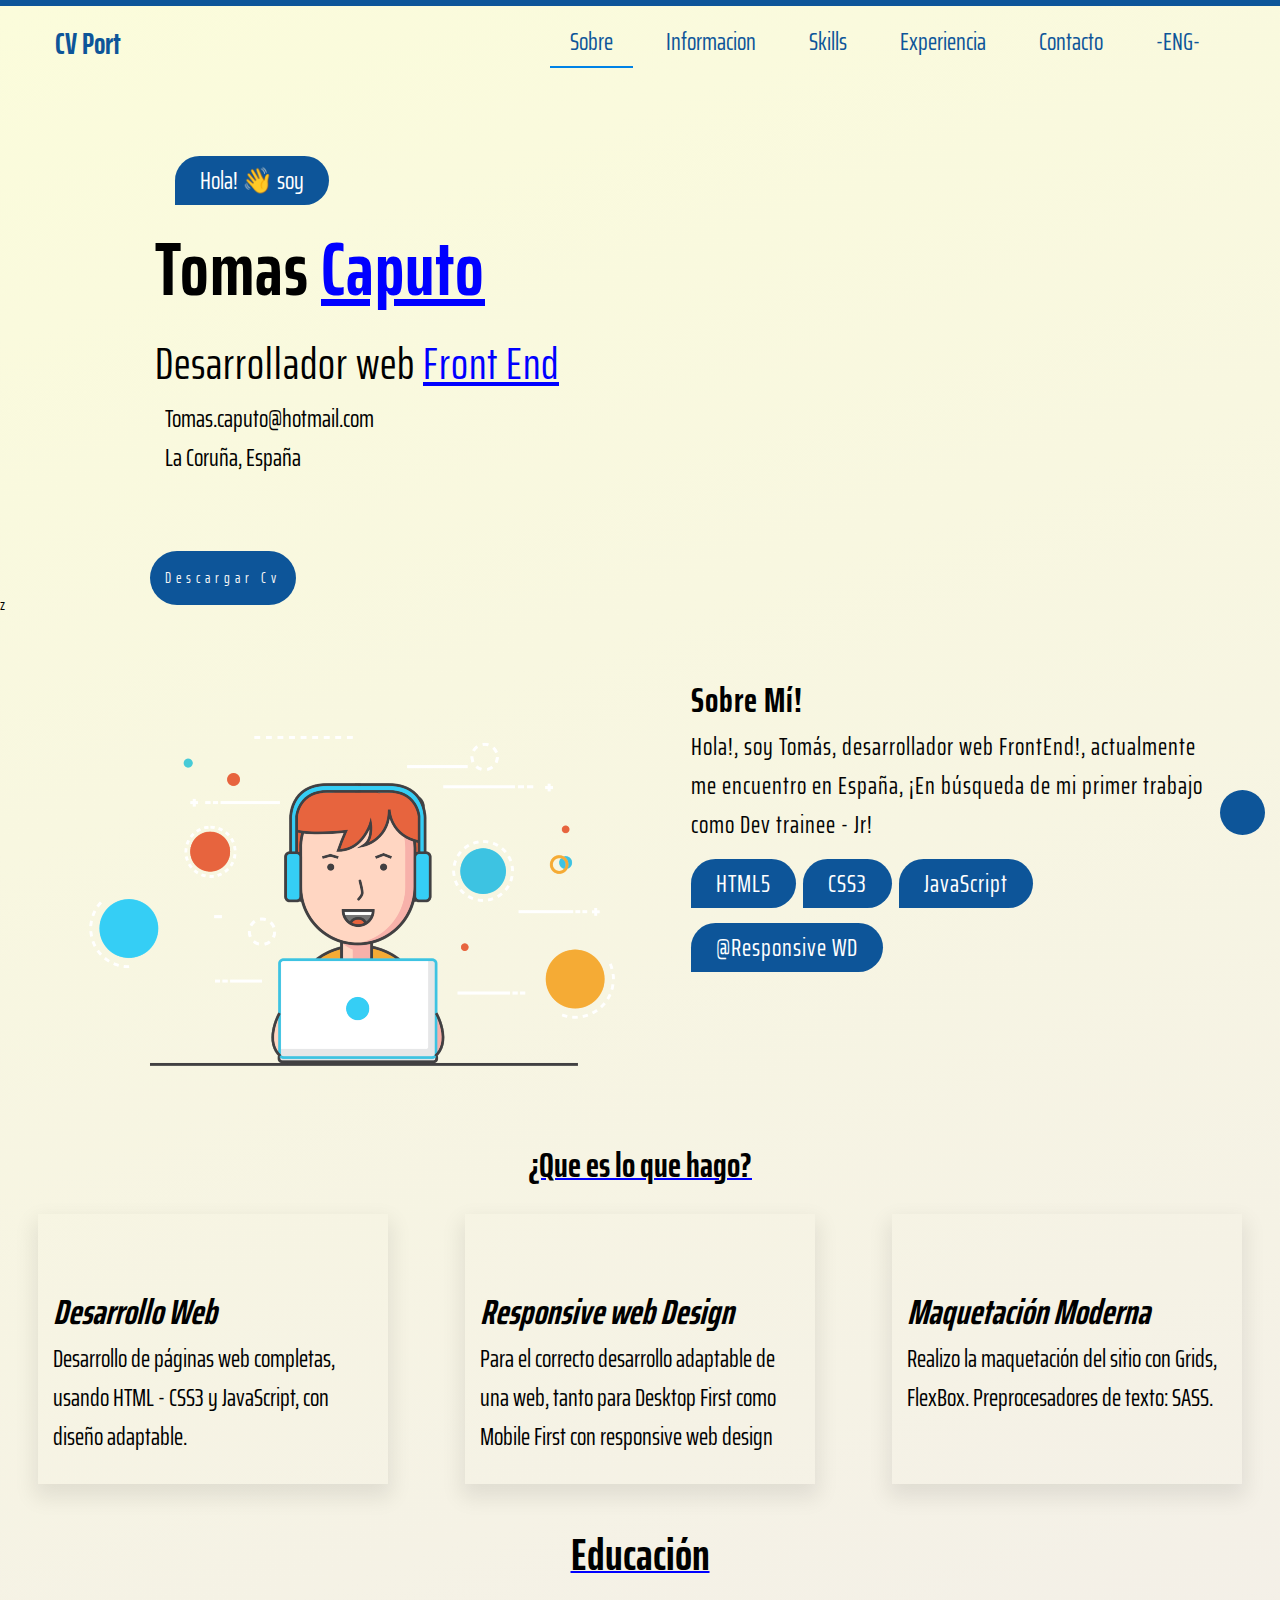
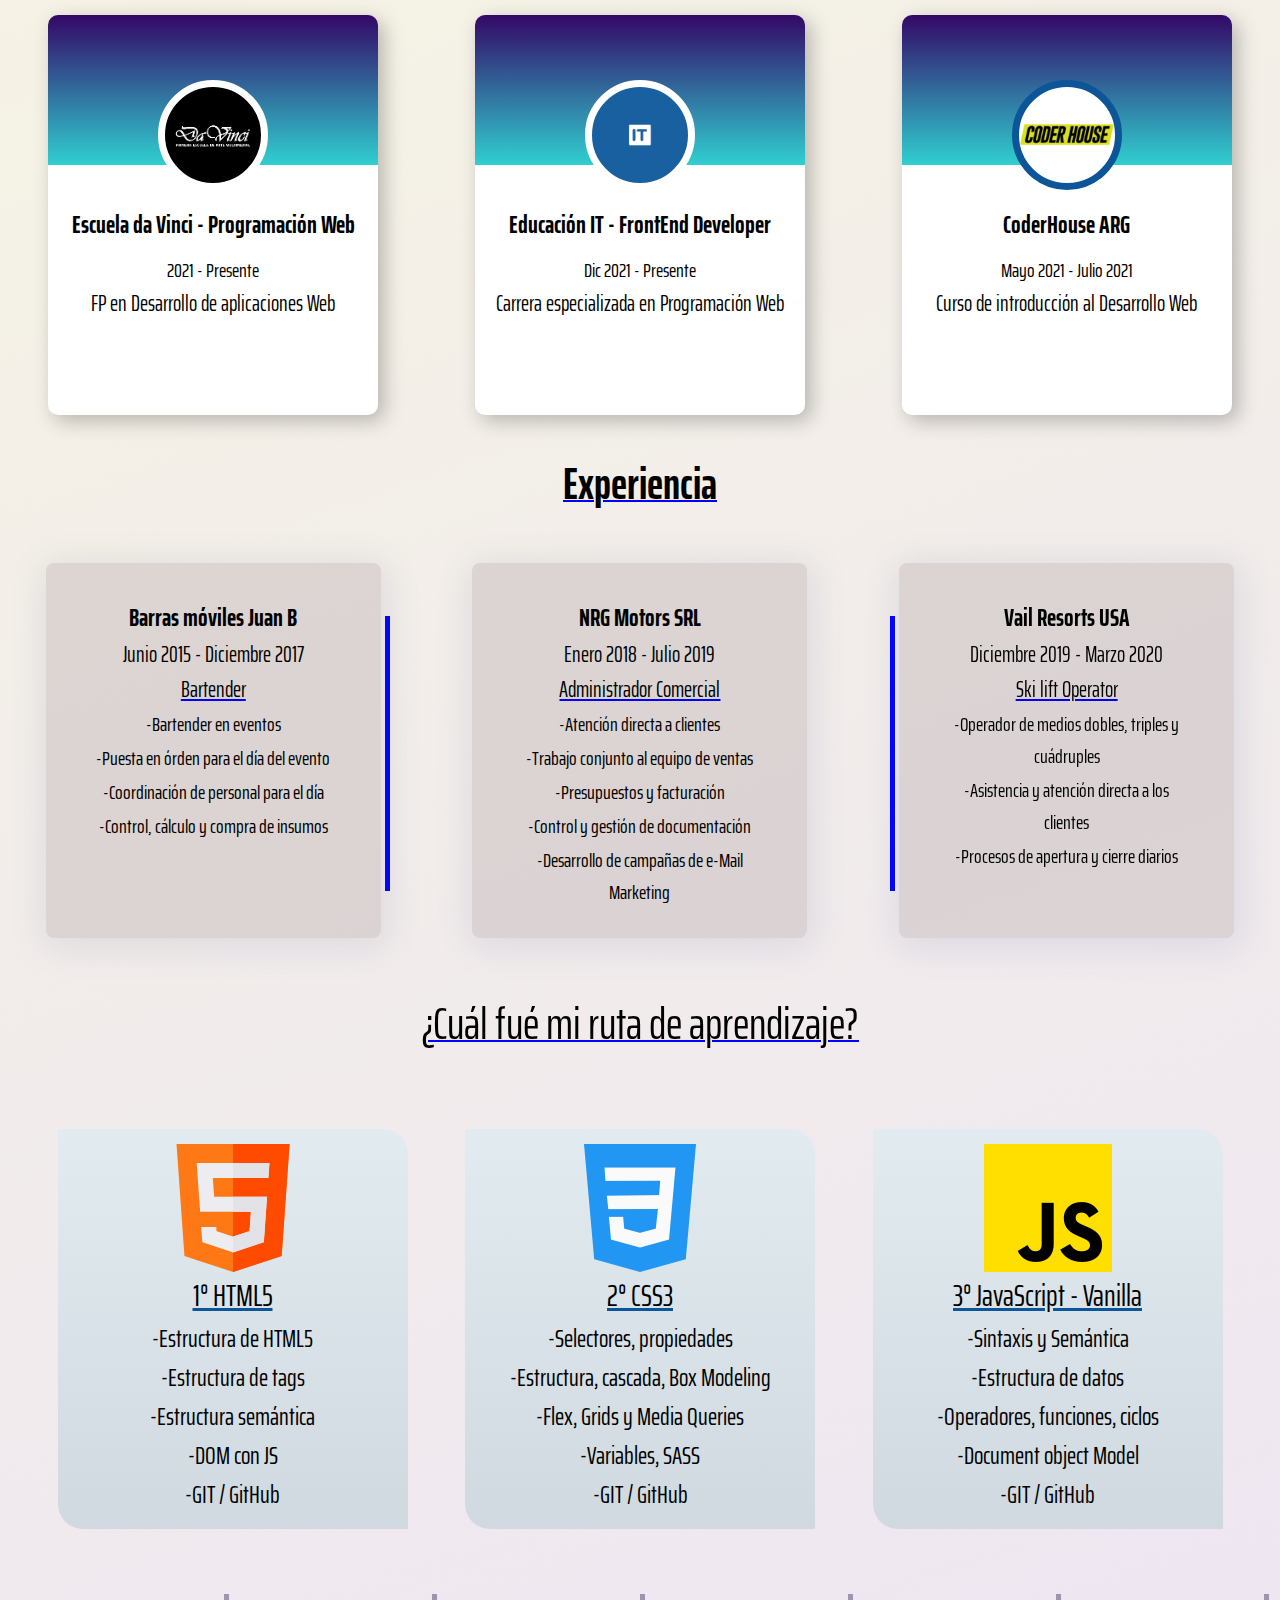
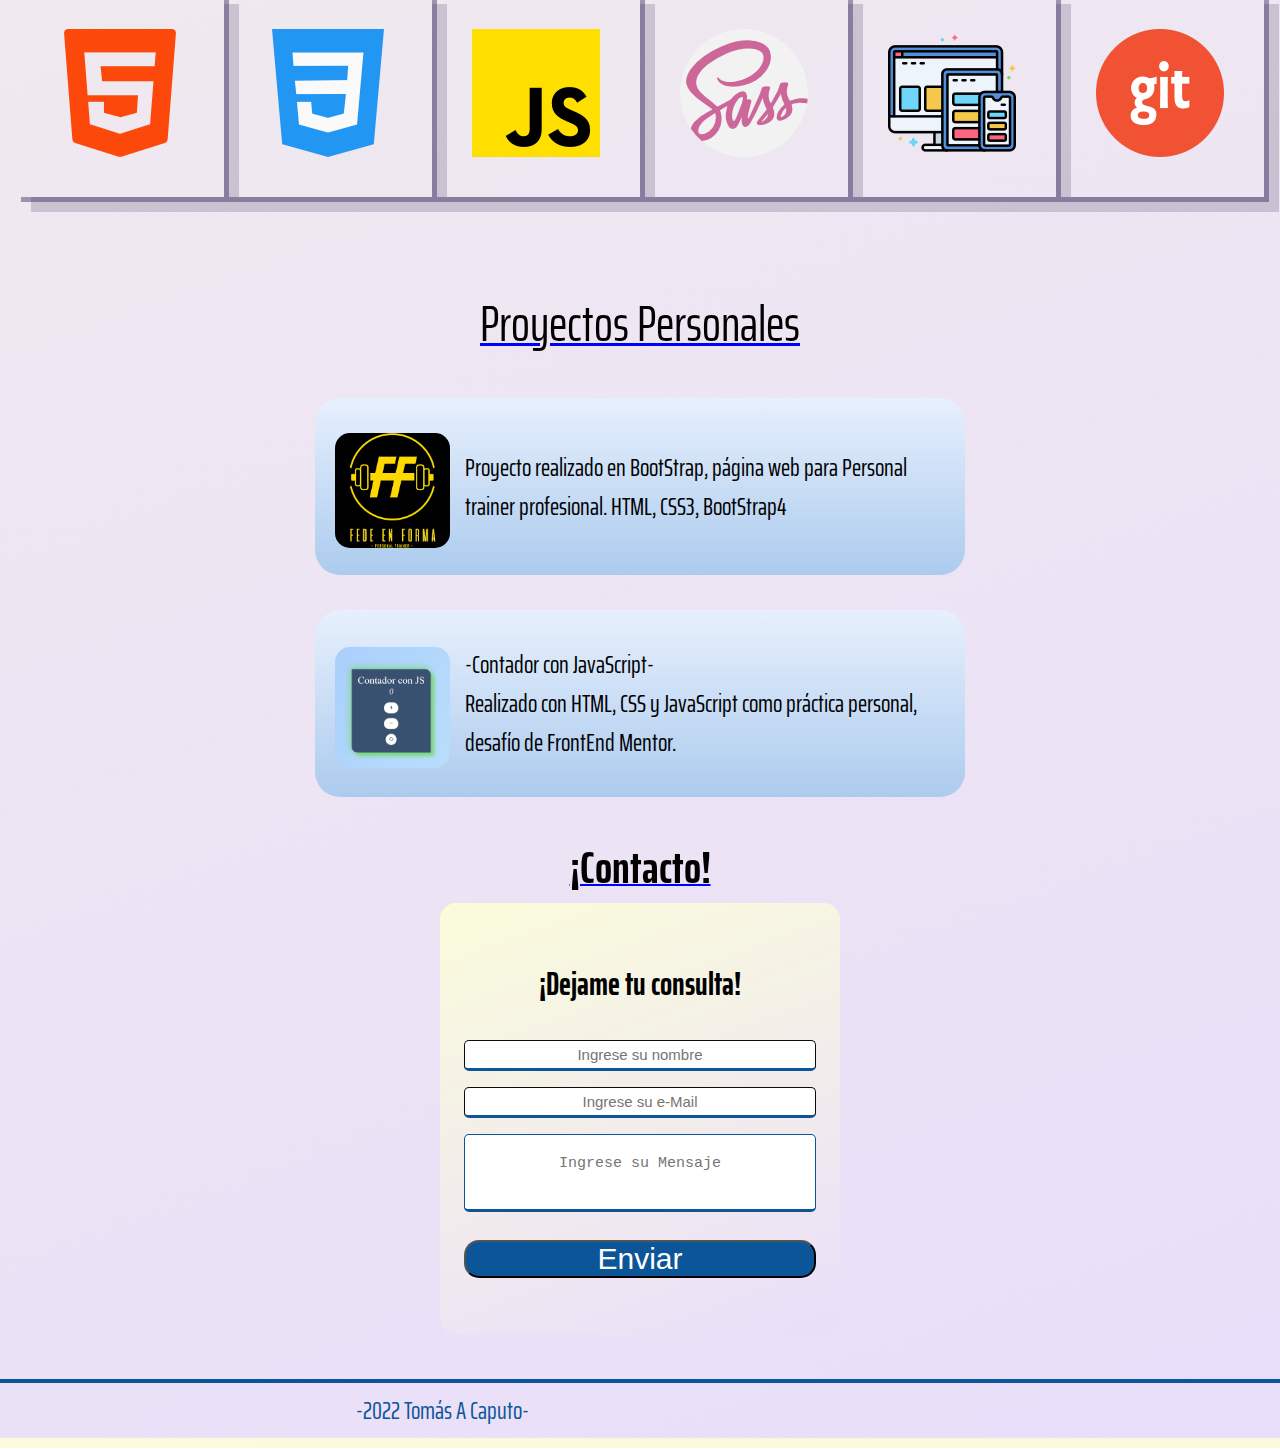
<file: index.html>
<!DOCTYPE html>
<html lang="es">
<head>
    <meta charset="UTF-8">
    <meta http-equiv="X-UA-Compatible" content="IE=edge">
    <meta name="viewport" content="width=device-width, initial-scale=1.0">
    
    <link href="https://cdn.lineicons.com/3.0/lineicons.css" rel="stylesheet">    
    <link rel="shortcut icon" href="./img/favicon.png"/> 
    <link rel="stylesheet" href="styles.css">

    <title>Caputo Tomás</title>
</head>

<body>
    
    <header id="0">
        <nav>
            <input type="checkbox" id="check">
            <label for="check" class="checkbtn">
                <i class="lni lni-menu"></i>
            </label>
            
            <label class="logo">CV Port</label>

            <ul>
                <li><a class="activo" href="">Sobre</a></li>
                <li><a href="#1">Informacion</a></li>
                <li><a href="#2">Skills</a></li>
                <li><a href="#3">Experiencia</a></li>      
                <li><a href="#4">Contacto</a></li>   
                <li><a href="indexEn.html">-ENG-<i class="lni lni-flag-alt"></i></a> </li>                                
                     
            </ul>
        </nav>
    </header>     
    <!--Botón arriba-->
    <a href="#0" class="botonArriba" id="arriba"><i class="lni lni-arrow-up"></i> </a>

    <!--Sección inicial-->

    <section class="inicial">
        <span>Hola! &#128075 soy</span>
    </section>    
    
    <section class="inicial_home">
        <h1>Tomas <span>Caputo</span></h1>
        <p>Desarrollador web <span>Front End</span></p>       
       
        <div class="inicial_social">
            <ul>
                <li><i class="lni lni-envelope"></i>Tomas.caputo@hotmail.com</li>
                <li><i class="lni lni-pin"></i>La Coruña, España</li>                
            </ul>
        </div>         

        <div class="inicial_social2">
            <a href="http://linkedin.com/in/tomas-caputo" target="_blank"><i class="lni lni-linkedin"></i></a>
            <a href="https://github.com/T-Cap96" target="_blank"><i class="lni lni-github"></i></a>            
        </div>            
                
    </section>    

    <div class="cvBtn">
        <a href="./docs/Tomás Caputo CV.pdf" download id="btn" target="_blank">Descargar Cv</a>
    </div>z

    <!--Sección Sobre Mí-->

    <section class="sobre_mi" id="1">
        
        <div class="img">
            <img src="./img/coding-img.png" alt="">
        </div>
        
        <div class="sobre_mi_info">
            <h2>Sobre Mí!</h2>
            <p>Hola!, soy Tomás, desarrollador web FrontEnd!, actualmente me encuentro en España, ¡En búsqueda de mi primer trabajo como Dev trainee - Jr!</p>
            <span class="spn">HTML5</span> 
            <span class="spn">CSS3</span>
            <span class="spn">JavaScript</span>      
            <span class="spn">@Responsive WD</span>                                     
            
        </div>    
                         
    </section>

    <!--Sección Skills-->

    <div class="skills1" id="2">
        <h3>¿Que es lo que hago?</h3>
    </div>

    <section class="skills">

        <div class="skill_1">
            <i class="lni lni-keyboard"></i>
            <h3>Desarrollo Web</h3>
            <p>Desarrollo de páginas web completas, usando HTML - CSS3 y JavaScript, con diseño adaptable.</p>
        </div>

        <div class="skill_1">
            <i class="lni lni-laptop-phone"></i>
            <h3>Responsive web Design</h3>
            <p>Para el correcto desarrollo adaptable de una web, tanto para Desktop First como Mobile First con responsive web design</p>
        </div>

        <div class="skill_1">
            <i class="lni lni-layout"></i>
            <h3>Maquetación Moderna</h3>
            <p>Realizo la maquetación del sitio con Grids, FlexBox. Preprocesadores de texto: SASS.</p>
        </div>
      
    </section>

    <!--Sección educación-->
    
    <div id="educacion">
        <h4>Educación</h4>
    </div>

    <section class="educacion">

        <div class="educacion_1">            
          <div class="educacion_logo"></div>  
          <h5 class="educacion_info">Escuela da Vinci - Programación Web</h5>  
          <span>2021 - Presente</span>
          <p>FP en Desarrollo de aplicaciones Web</p>                                          
        </div>  
        
        <div class="educacion_1">            
            <div class="educacion_logo_it"></div>  
            <h5 class="educacion_info">Educación IT - FrontEnd Developer</h5>  
            <span>Dic 2021 - Presente</span>
            <p>Carrera especializada en Programación Web</p>                
                        
         </div> 

          <div class="educacion_1">            
            <div class="educacion_logo_ch"></div>  
            <h5 class="educacion_info">CoderHouse ARG</h5>  
            <span>Mayo 2021 - Julio 2021</span>
            <p>Curso de introducción al Desarrollo Web</p>             
         </div>         
          
    </section> 

    <!--Sección ecperiencia laboral-->
     
    <div id="experiencia">
        <h6>Experiencia</h6>
    </div>
    
    <section class="experiencia" id="3">           
               
     <div id="lineaVertical"></div>
     <div id="lineaVertical2"></div>

     <div class="exp3">
         <div class="icono">
             <i class="lni lni-checkmark-circle"></i>
         </div>

         <h6>Barras móviles Juan B </h6>  
         <span>Junio 2015 - Diciembre 2017</span>   
         <span id="span1">Bartender</span>         
         <p>-Bartender en eventos</p>
         <p>-Puesta en órden para el día del evento</p>
         <p>-Coordinación de personal para el día</p> 
         <p>-Control, cálculo y compra de insumos</p>                        
      </div>

      <div class="exp3">
        <div class="icono">
            <i class="lni lni-checkmark-circle"></i>
        </div>

        <h6>NRG Motors SRL</h6>  
        <span>Enero 2018 - Julio 2019</span> 
        <span id="span2">Administrador Comercial</span>            
         <p>-Atención directa a clientes</p>
         <p>-Trabajo conjunto al equipo de ventas</p>
         <p>-Presupuestos y facturación</p>
         <p>-Control y gestión de documentación</p>
         <p>-Desarrollo de campañas de e-Mail Marketing</p>
                               
     </div>

     <div class="exp3">
        <div class="icono">
            <i class="lni lni-checkmark-circle"></i>
        </div>

        <h6>Vail Resorts USA</h6>  
        <span>Diciembre 2019 - Marzo 2020</span>   
        <span id="span3">Ski lift Operator</span>              
         <p>-Operador de medios dobles, triples y cuádruples</p>
         <p>-Asistencia y atención directa a los clientes</p>
         <p>-Procesos de apertura y cierre diarios</p>                                        
     </div>          

    </section>

    
     <!--Sección Aprendizaje-->

    <div id="rutaAprendizaje">¿Cuál fué mi ruta de aprendizaje?</div>

    <section class="aprendizaje">

        <div class="aprendizaje1">
            <img src="./img/html.png" alt="">
            <span id="html5">1° HTML5</span>
           <p>-Estructura de HTML5</p>       
           <p>-Estructura de tags</p>         
           <p>-Estructura semántica</p>   
           <p>-DOM con JS</p>
           <p>-GIT / GitHub</p>
        </div>

        <div class="aprendizaje1">
            <img src="./img/css-3.png" alt="">
            <span id="css3">2° CSS3</span>
            <p>-Selectores, propiedades</p>   
            <p>-Estructura, cascada, Box Modeling</p>     
            <p>-Flex, Grids y Media Queries</p> 
            <p>-Variables, SASS</p>  
            <p>-GIT / GitHub</p> 
        </div>

        <div class="aprendizaje1">
            <img src="./img/js.png" alt="">
            <span id="js">3° JavaScript - Vanilla</span>
            <p>-Sintaxis y Semántica</p>   
            <p>-Estructura de datos</p>     
            <p>-Operadores, funciones, ciclos</p> 
            <p>-Document object Model</p>   
            <p>-GIT / GitHub</p>          
        </div>
     
    </section>

    <!--Sección imagenes de herramientas de trabajo-->

    <section class="herramientas">
        <div class="herramientas_imgs">                 
            <img src="./img/img - herramientas/html-5.png" alt="">                                                   
            <img src="./img/img - herramientas/css-3.png" alt="">
            <img src="./img/img - herramientas/js.png" alt="">
            <img src="./img/img - herramientas/sass.png" alt="">
            <img src="./img/img - herramientas/responsive-design.png" alt="">
            <img src="./img/img - herramientas/git.png" alt="">            
        </div>
    </section>

    <!--Sección proyectos-->

    <div id="proyectos">Proyectos Personales</div> 

    <section class="proyectos">
        
        <div class="proyecto1">
            <div class="logoImg">
                <a href="http://www.fedeenforma.com" target="_blank"><img src="./img/logoweb.jpg" alt=""></a>
            </div>

            <div class="text">                
                <p>Proyecto realizado en BootStrap, página web para Personal trainer profesional. HTML, CSS3, BootStrap4</p>
                <a href="" target="_blank"><i class="lni lni-github"></i></a>
            </div>        

        </div>

        <div class="proyecto1">
            <div class="logoImg">
                <a href="https://t-cap96.github.io/ContadorJS/" target="_blank"><img src="./img/ContadorJS.png" alt=""></a>
            </div>

            <div class="text">
                <p>-Contador con JavaScript-</p>
                <p>Realizado con HTML, CSS y JavaScript como práctica personal, desafío de FrontEnd Mentor.</p>   
                <a href="https://github.com/T-Cap96/ContadorJS" target="_blank"><i class="lni lni-github"></i></a>             
            </div>
        </div>  

           
       
    </section>  

    <!--Sección Contacto-->

    <div id="contacto">¡Contacto!</div>

    <div class="formularioContacto" id="4">
        <form class="formulario"  action="https://formspree.io/f/xeqngvba" method="POST">     
            <div class="formContainer">
                <h2 class="formTitulo">¡Dejame tu consulta!</h2>
                <input type="text" class="form_input" placeholder="Ingrese su nombre" name="name"> 
                <input type="email" class="form_input" name="email" placeholder="Ingrese su e-Mail"> 
                <textarea name="message" placeholder="Ingrese su Mensaje"></textarea>
                <input type="submit" value="Enviar" class="form_enviar"> 
            </div>
        </form>
    </div>  
    
    <!--Footer Final-->

    <footer class="footer">
        <div class="textos">
            <p>-2022 Tomás A Caputo-</p>
        </div>

        <div class="footer_social">
            <a href="https://github.com/T-Cap96" target="_blank"><i class="lni lni-github"></i></a>
            <a href="http://linkedin.com/in/tomas-caputo" target="_blank"><i class="lni lni-linkedin"></i></a>            
        </div>
    </footer>

    <!-- Enlace con Script --> 
    
    <script src="/main.js"></script>

</body>
</html>
</file>
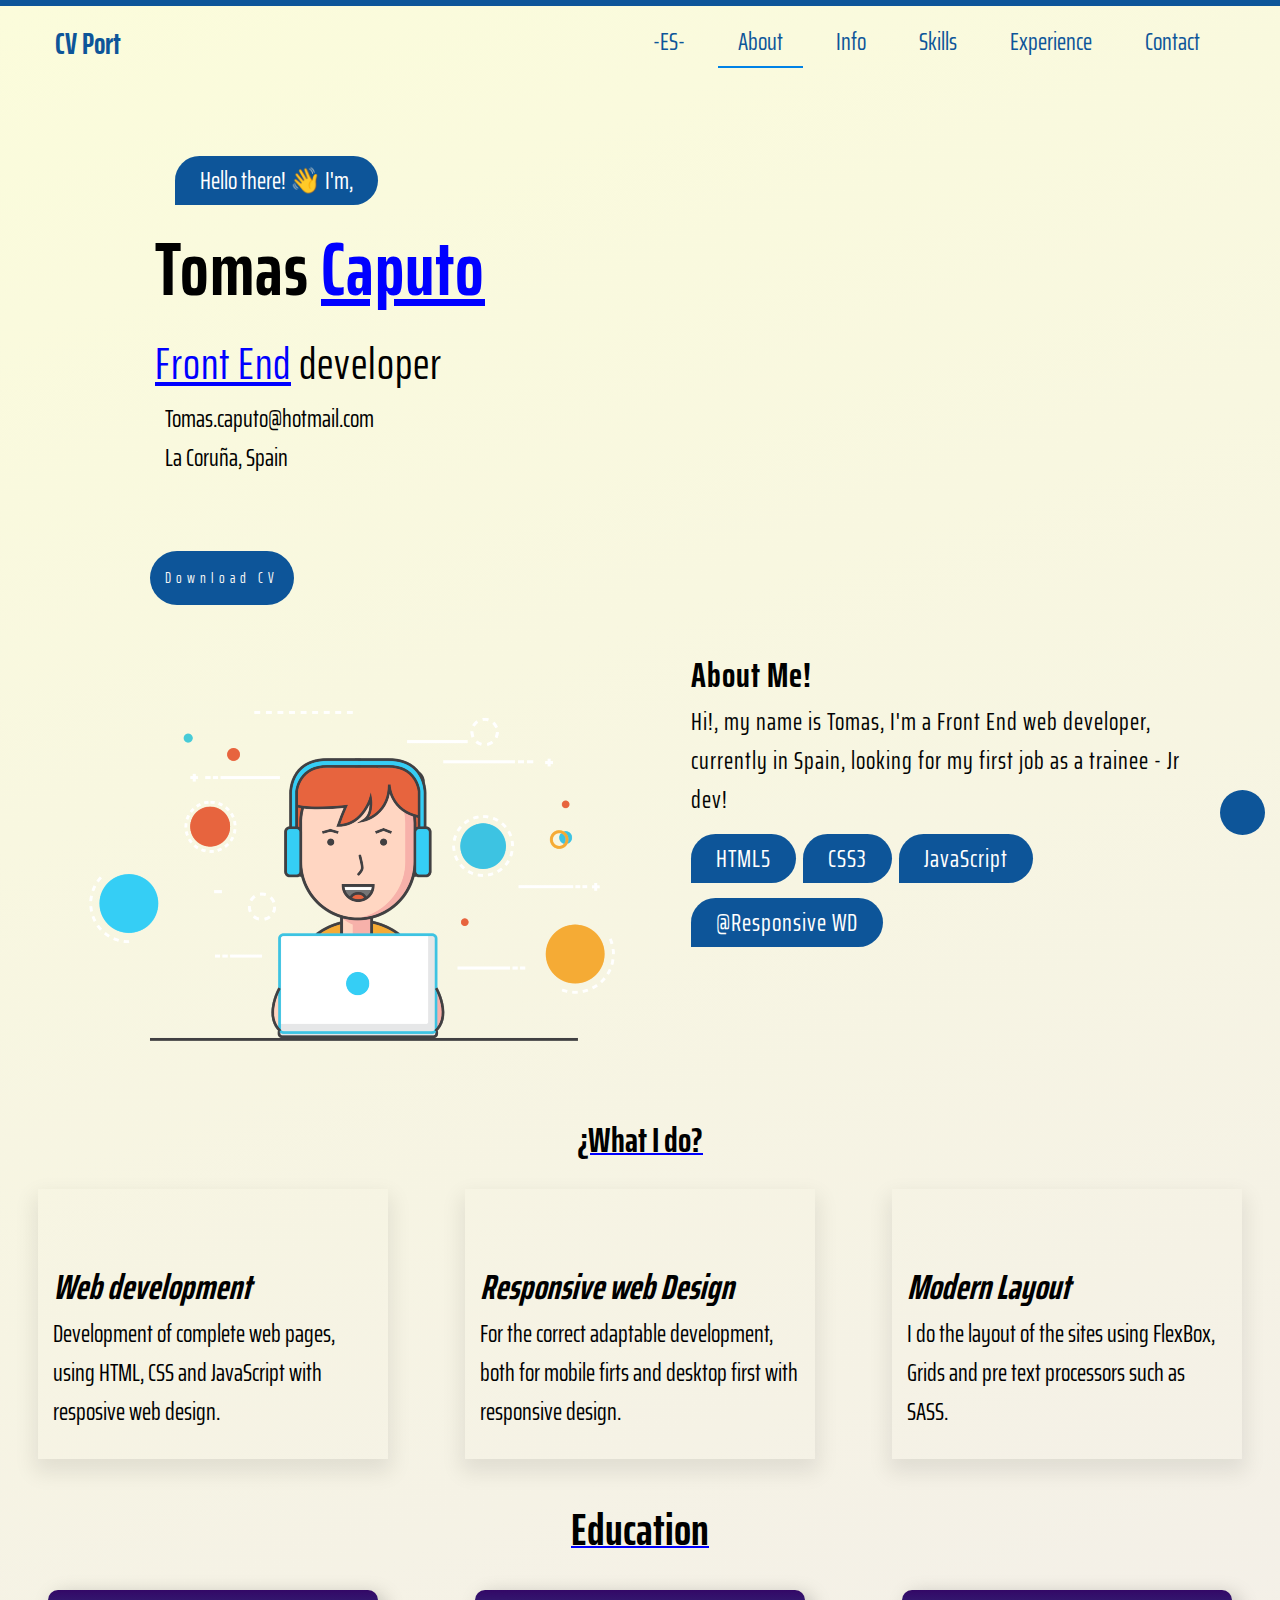
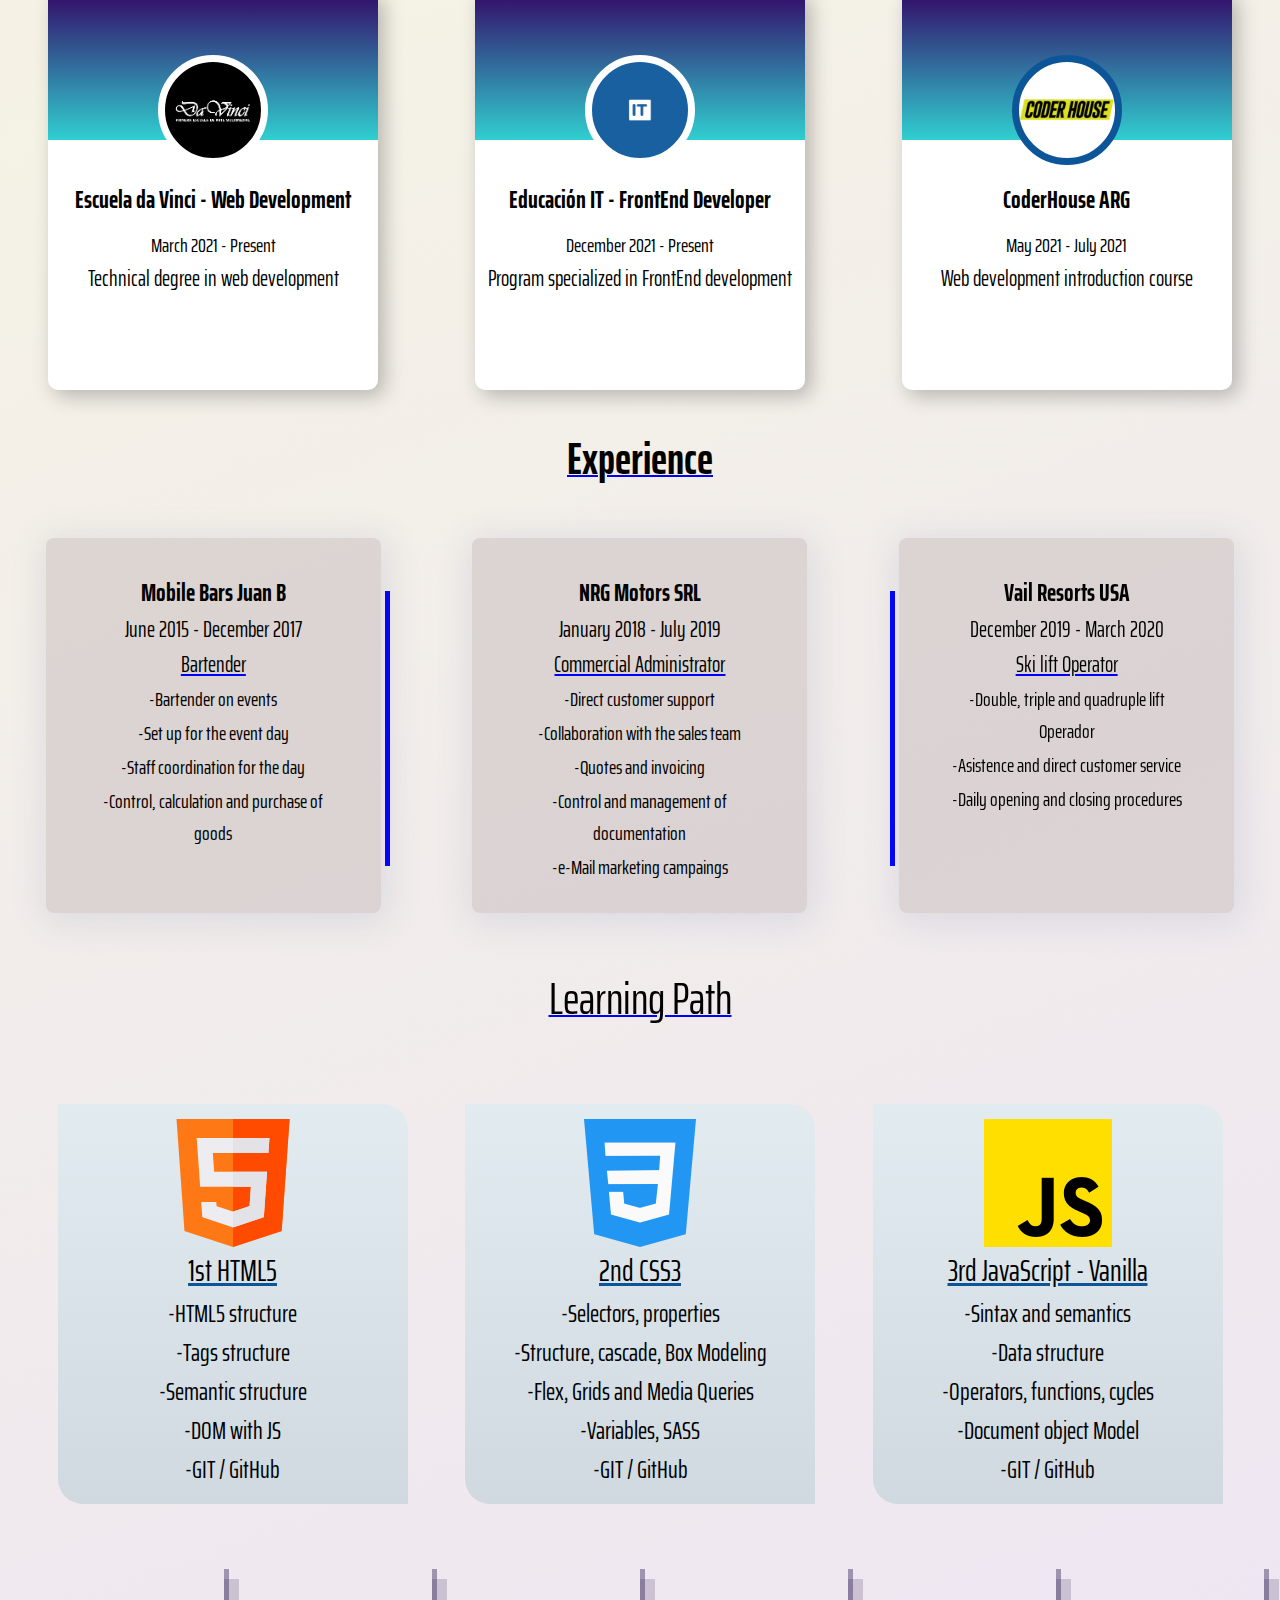
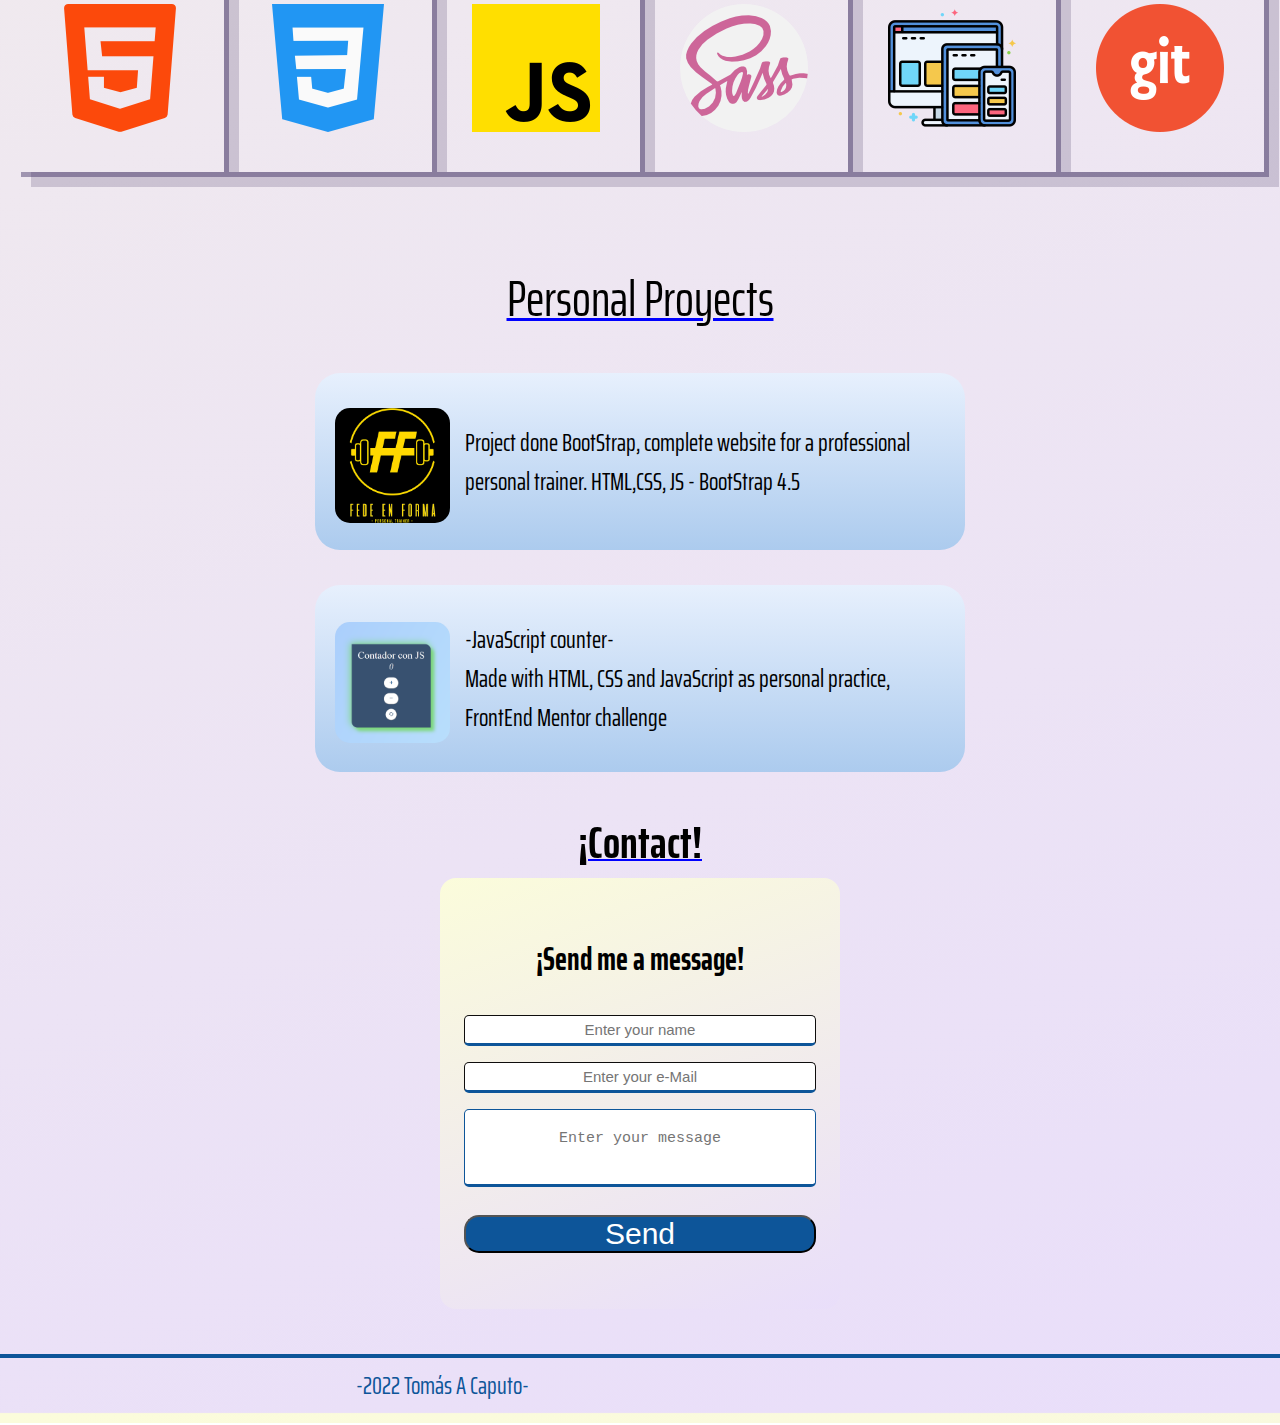
<file: indexEn.html>
<!DOCTYPE html>
<html lang="en">
<head>
    <meta charset="UTF-8">
    <meta http-equiv="X-UA-Compatible" content="IE=edge">
    <meta name="viewport" content="width=device-width, initial-scale=1.0"> 

    <link href="https://cdn.lineicons.com/3.0/lineicons.css" rel="stylesheet">    
    <link rel="shortcut icon" href="./img/favicon.png"/> 
    <link rel="stylesheet" href="styles.css">

    <title>Caputo Tomás</title>
</head>

<body>
    
    <header id="0">
        <nav>
            <input type="checkbox" id="check">
            <label for="check" class="checkbtn">
                <i class="lni lni-menu"></i>
            </label>
            
            <label class="logo">CV Port</label>

            <ul>
                <li><a href="index.html">-ES-<i class="lni lni-flag-alt"></i></a></li>   
                <li><a class="activo" href="">About</a></li>
                <li><a href="#1">Info</a></li>
                <li><a href="#2">Skills</a></li>
                <li><a href="#3">Experience</a></li>      
                <li><a href="#4">Contact</a></li>                 
            </ul>
        </nav>
    </header>

    <a href="#0" class="botonArriba" id="arriba"><i class="lni lni-arrow-up"></i> </a>

    <section class="inicial">
        <span>Hello there! &#128075 I'm,</span>
    </section>


    <section class="inicial_home">
        <h1>Tomas <span>Caputo</span></h1>
        <p><span>Front End</span> developer</p>       
       
        <div class="inicial_social">
            <ul>
                <li><i class="lni lni-envelope"></i>Tomas.caputo@hotmail.com</li>
                <li><i class="lni lni-pin"></i>La Coruña, Spain</li>                
            </ul>
        </div>

        <div class="inicial_social2">
            <a href="http://linkedin.com/in/tomas-caputo" target="_blank"><i class="lni lni-linkedin"></i></a>
            <a href="https://github.com/T-Cap96" target="_blank"><i class="lni lni-github"></i></a> 
        </div>           
        
    </section>

    <div class="cvBtn">
        <a href="./docs/Tomás Caputo CV.pdf" download="" id="btn" target="_blank">Download CV</a>
    </div>

    <section class="sobre_mi" id="1">
        
        <div class="img">
            <img src="./img/coding-img.png" alt="">
        </div>
        
        <div class="sobre_mi_info">
            <h2>About Me!</h2>
            <p>Hi!, my name is Tomas, I'm a Front End web developer, currently in Spain, looking for my first job as a trainee - Jr dev!</p>
            <span class="spn">HTML5</span> 
            <span class="spn">CSS3</span>
            <span class="spn">JavaScript</span>      
            <span class="spn">@Responsive WD</span>                                     
            
        </div>    
                         
    </section>

    <div class="skills1" id="2">
        <h3>¿What I do?</h3>
    </div>

    <section class="skills">

        <div class="skill_1">
            <i class="lni lni-keyboard"></i>
            <h3>Web development</h3>
            <p>Development of complete web pages, using HTML, CSS and JavaScript with resposive web design.</p>
        </div>

        <div class="skill_1">
            <i class="lni lni-laptop-phone"></i>
            <h3>Responsive web Design</h3>
            <p>For the correct adaptable development, both for mobile firts and desktop first with responsive design.</p>
        </div>

        <div class="skill_1">
            <i class="lni lni-layout"></i>
            <h3>Modern Layout</h3>
            <p>I do the layout of the sites using FlexBox, Grids and pre text processors such as SASS.</p>
        </div>
      
    </section>
    
    <div id="educacion">
        <h4>Education</h4>
    </div>

    <section class="educacion">

        <div class="educacion_1">            
          <div class="educacion_logo"></div>  
          <h5 class="educacion_info">Escuela da Vinci - Web Development</h5>  
          <span>March 2021 - Present</span>
          <p>Technical degree in web development</p>       
                            
        </div>  
        
        <div class="educacion_1">            
            <div class="educacion_logo_it"></div>  
            <h5 class="educacion_info">Educación IT - FrontEnd Developer</h5>  
            <span>December 2021 - Present</span>
            <p>Program specialized in FrontEnd development</p>                
                        
         </div> 

          <div class="educacion_1">            
            <div class="educacion_logo_ch"></div>  
            <h5 class="educacion_info">CoderHouse ARG</h5>  
            <span>May 2021 - July 2021</span>
            <p>Web development introduction course</p>             
         </div>         
          
    </section> 
     
    <div id="experiencia">
        <h6>Experience</h6>
    </div>
    
    <section class="experiencia" id="3">           
               
     <div id="lineaVertical"></div>
     <div id="lineaVertical2"></div>

     <div class="exp3">
         <div class="icono">
             <i class="lni lni-checkmark-circle"></i>
         </div>

         <h6>Mobile Bars Juan B </h6>  
         <span>June 2015 - December 2017</span>   
         <span id="span1">Bartender</span>         
         <p>-Bartender on events</p>
         <p>-Set up for the event day</p>
         <p>-Staff coordination for the day</p> 
         <p>-Control, calculation and purchase of goods</p>                        
      </div>

      <div class="exp3">
        <div class="icono">
            <i class="lni lni-checkmark-circle"></i>
        </div>

        <h6>NRG Motors SRL</h6>  
        <span>January 2018 - July 2019</span> 
        <span id="span2">Commercial Administrator</span>            
         <p>-Direct customer support</p>
         <p>-Collaboration with the sales team</p>
         <p>-Quotes and invoicing</p>
         <p>-Control and management of documentation</p>
         <p>-e-Mail marketing campaings</p>        
                               
     </div>

     <div class="exp3">
        <div class="icono">
            <i class="lni lni-checkmark-circle"></i>
        </div>

        <h6>Vail Resorts USA</h6>  
        <span>December 2019 - March 2020</span>   
        <span id="span3">Ski lift Operator</span>              
         <p>-Double, triple and quadruple lift Operador</p>
         <p>-Asistence and direct customer service</p>
         <p>-Daily opening and closing procedures</p>                                        
     </div>          

    </section>

    
    <div id="rutaAprendizaje">Learning Path</div>

    <section class="aprendizaje">

        <div class="aprendizaje1">
            <img src="./img/html.png" alt="">
            <span id="html5">1st HTML5</span>
           <p>-HTML5 structure</p>       
           <p>-Tags structure</p>         
           <p>-Semantic structure</p>   
           <p>-DOM with JS</p>
           <p>-GIT / GitHub</p>
        </div>

        <div class="aprendizaje1">
            <img src="./img/css-3.png" alt="">
            <span id="css3">2nd CSS3</span>
            <p>-Selectors, properties</p>   
            <p>-Structure, cascade, Box Modeling</p>     
            <p>-Flex, Grids and Media Queries</p> 
            <p>-Variables, SASS</p>   
            <p>-GIT / GitHub</p>
        </div>

        <div class="aprendizaje1">
            <img src="./img/js.png" alt="">
            <span id="js">3rd JavaScript - Vanilla</span>
            <p>-Sintax and semantics</p>   
            <p>-Data structure</p>     
            <p>-Operators, functions, cycles</p> 
            <p>-Document object Model</p>      
            <p>-GIT / GitHub</p>       
        </div>
     
    </section>

    <section class="herramientas">
        <div class="herramientas_imgs">
            <img src="./img/img - herramientas/html-5.png" alt="">
            <img src="./img/img - herramientas/css-3.png" alt="">
            <img src="./img/img - herramientas/js.png" alt="">
            <img src="./img/img - herramientas/sass.png" alt="">
            <img src="./img/img - herramientas/responsive-design.png" alt="">
            <img src="./img/img - herramientas/git.png" alt="">            
        </div>
    </section>

    <div id="proyectos">Personal Proyects</div> 

    <section class="proyectos">
        
        <div class="proyecto1">
            <div class="logoImg">
                <a href="http://www.fedeenforma.com" target="_blank"><img src="./img/logoweb.jpg" alt=""></a>
            </div>

            <div class="text">                
                <p>Project done BootStrap, complete website for a professional personal trainer. HTML,CSS, JS - BootStrap 4.5</p>
                <a href="" target="_blank"><i class="lni lni-github"></i></a>
            </div>

        </div>

        <div class="proyecto1">
            <div class="logoImg">
                <a href="https://t-cap96.github.io/ContadorJS/" target="_blank"><img src="./img/ContadorJS.png" alt=""></a>
            </div>

            <div class="text">
                <p>-JavaScript counter-</p>
                <p>Made with HTML, CSS and JavaScript as personal practice, FrontEnd Mentor challenge</p>   
                <a href="https://github.com/T-Cap96/ContadorJS" target="_blank"><i class="lni lni-github"></i></a>             
            </div>
        </div>            
       
    </section>  

    <div id="contacto">¡Contact!</div>

    <div class="formularioContacto" id="4">
        <form class="formulario"  action="https://formspree.io/f/xeqngvba" method="POST">     
            <div class="formContainer">
                <h2 class="formTitulo">¡Send me a message!</h2>
                <input type="text" class="form_input" placeholder="Enter your name" name="name"> 
                <input type="email" class="form_input" name="email" placeholder="Enter your e-Mail"> 
                <textarea name="message" placeholder="Enter your message"></textarea>
                <input type="submit" value="Send" class="form_enviar"> 
            </div>
        </form>
    </div>    

    <footer class="footer">
        <div class="textos">
            <p>-2022 Tomás A Caputo-</p>
        </div>

        <div class="footer_social">
            <a href="https://github.com/T-Cap96" target="_blank"><i class="lni lni-github"></i></a>
            <a href="http://linkedin.com/in/tomas-caputo" target="_blank"><i class="lni lni-linkedin"></i></a>            
        </div>
    </footer>

    <!-- Enlace con Script --> 
    
    <script src="/main.js"></script>

</body>
</html>
</file>
<file: styles.css>
@import url('https://fonts.googleapis.com/css2?family=Quicksand:wght@300&family=Saira+Extra+Condensed:wght@100&display=swap');


*{
    padding: 0;
    margin: 0;
    box-sizing: border-box;
    text-decoration: none;
    list-style: none;

    scroll-behavior: smooth;     
}


body{
    background-image: linear-gradient(-20deg, #e9defa 0%, #fbfcdb 100%);

    font-family: 'Quicksand', sans-serif;
    font-family: 'Saira Extra Condensed', sans-serif;

    width: 100vw;
    min-height: 100vh;
    overflow-x: hidden;
}


header{
    border-top: 6px solid #0d5599;        
}

nav{
    
    height: 75px;
    width: 100%;

    display: flex;
    justify-content: space-between;
    align-items: center;         
      
}

label.logo{
    color: #0d5599;
    font-size: 30px;    
    padding: 0 55px;
    font-weight: bolder;
}

nav ul{
    float: right;
    margin-right: 55px;
}

nav ul li{
    display: inline-block;
    line-height: 80px;
    margin: 0 5px;
}

nav ul li a{
    color: #0d5599;          
    font-size: 25px; 
    padding: 5px 20px;
}

a.activo{
    border-bottom: 2px solid #0082e6;
    transition: 1.5s;    
} 

a:hover{
    border-bottom: 3px solid #0082e6;   
    transition: .1s;  
}

.checkbtn{
    font-size: 30px;
    color: #0d5599;
    float: right;
    line-height: 80px;
    margin-right: 40px;
    cursor: pointer;
    display: none;
}

#check{
    display: none;
} 

/* Media Queries */ 


@media screen and (max-width: 952px){
    label.logo{
        font-size: 30px;
        padding-left: 50px;
    }

    nav ul li a{
        font-size: 16px;
    }
}

@media screen and (max-width: 858px){
    .checkbtn{
        display: block;
        margin-left: 10px;
        position: fixed;
    }
    
    ul{
        position: fixed;
        width: 40%;  
        height: 100vh;      
        background: #0d5599;
        top: 80px;
        left: -100%;
        text-align: center;
        transition: all 1.1s;
        opacity: 0.9;        
    }

    nav ul li{
        display: block;
        margin: 30px 0;
        line-height: 30px;        
    }

    nav ul li a{
        font-size: 20px;      
        overflow: hidden;
        color: white;
    }
  
    a:hover, a.activado{
       background: none;        
    }

    #check:checked ~ ul{
        left: 0;
    }
}

/* Boton regreso hacia arriba */

.botonArriba{
    position: fixed;
    width: 45px;
    height: 45px;
    background: #0d5599;
    color: white;
    border-radius: 50px;

    text-align: center;
    line-height: 50px;
    font-size: 25px;

    bottom: 65px;
    right: 15px;  
    
    cursor: pointer;
}

.botonArriba:hover{
    background: #0082e6;
    transition: 0.5s;
}
/* Sección Inicial */ 


.inicial span{    
    display: inline-block;
    margin-top: 75px;    
    margin-left: 175px;  
    
    font-size: 25px;
    padding: 5px 25px 5px 25px;
    background: #0d5599; 
    color: white;   
      
    border-radius: 75px 75px 75px 0px;    
}

.inicial_home{     
    margin-left: 150px;
    font-size: 25px;
    padding: 5px;     
    
}

.inicial_home h1{
    font-size: 75px;
    letter-spacing: 1px;
}

.inicial_home p{
    letter-spacing: 1px;
    font-size: 45px;
}

.inicial_home span{
    color: blue;
    text-decoration: underline blue;
}

.inicial_social ul li i{    
    padding: 5px;
    color: #0d5599;
}

.inicial_social2 i{       
    color: #0d5599;
    font-size: 40px;
    margin-top: 5px;   
    padding: 5px;      
} 

#btn {
    padding: 15px;
    font-size: 15px;     
    letter-spacing: 5px;     
    color: whitesmoke;
    background-color: #0d5599;     
    border-radius: 45px;   
    transition: all 0.3s ease 0s;
    cursor: pointer;     
  }
  
  #btn:hover {
    background-color: #0d5599;
    box-shadow: 0px 15px 20px #30cfd0;
    color: black;
    transform: translateY(-7px);
  }
  
  #btn:active {
    transform: translateY(-1px);
  }

.cvBtn{
    margin-top: 15px;
    margin-left: 150px;
    font-size: 20px;
}

@media screen and (max-width: 768px){
    .inicial_home{
        display: flex;
        flex-direction: column;
        align-items: center;
        text-align: center;    
        
        margin-left: 25px;
    } 

    .inicial_social{
        display: none;
    }   

    .inicial{
        display: none;
    } 

    .cvBtn{
        text-align: center;
        margin-left: 25px;
    }    
}

/* Sección Sobre Mí */ 

.sobre_mi{
    margin-top: 55px;
    letter-spacing: 1px;    

    display: flex;    
    align-items: center;
    justify-content: space-evenly;
      
}

.sobre_mi_info{
    width: 40%;
    height: 450px;       
    
}

.sobre_mi_info , h2{
    font-size: 35px;
}

.sobre_mi_info p{        
    font-size: 25px; 
    color: rgb(3, 3, 3);
            
}

.sobre_mi_info span{
    margin-top: 20px;
    font-size: 25px;
    display: inline-block;
    margin-top: 15px;         
    
    border-radius: 75px 75px 75px 0px;
    padding: 5px 25px 5px 25px;

    background: #0d5599; 
    color: white;
}

@media screen and (max-width: 954px){
    .sobre_mi{
        display: flex;
        flex-direction: column;
        text-align: center;         
    }

   .sobre_mi_info .spn{
       display: none;
   }  
}


/* Sección skills o Qué es lo que hago */ 

.skills1{
    margin-top: 15px;
    text-align: center;

    font-size: 65px;
    text-decoration: 2px underline blue;
}


.skills{
    display: flex;
    align-items: center;
    justify-content: space-around;      
}

.skills h3{
    font-style: italic;
}

.skills i{
    margin-left: 15px;
    margin-top: 15px;
    font-size: 35px;
    color: #0d5599;
}

.skill_1{
    margin-top: 22px;
    width: 350px;
    min-height: 270px; 

    box-shadow: 0px 10px 20px 4px #00000015;
    padding: 15px; 
}

.skills_1 , h3{
    font-size: 35px;
}

.skills_1 , p{
    font-size: 25px;
}

@media screen and (max-width: 860px){
    .skills{
        display: flex;
        flex-wrap: wrap;
        flex-direction: column;

        margin: 20px;
    }  
}


/* Sección educación */ 

#educacion{
    margin-top: 35px;    
    text-align: center;

    font-size: 45px;
    text-decoration: 2px underline blue; 
}  

.educacion{
    margin-top: 25px;

    display: flex;
    align-items: center;     
    
}

.educacion_1{
    width: 330px;
    min-height: 400px;
    margin: 0 auto;

    background-color: #fff;
    border-radius: 10px;
    box-shadow: 6px 6px 20px rgba(0, 0, 0, 0.25);

    background-image: linear-gradient(to top, #30cfd0 0%, #330867 100%);
    background-size: 100% 150px;
    background-repeat: no-repeat;

    text-align: center; 
    padding: .1px;   

}

.educacion_1 h5{
    font-size: 25px;
}

.educacion_1 span{
    font-size: 20px;
}

.educacion_1 p{
    font-size: 22px;
}

.educacion_1:hover{    
    transform: scale(1.2);
    transition: 1.2s;
}  


.educacion_logo{
    background-image: url(./img/escuelaDaVinci.png);
    background-size: cover;
    background-position: center; 
    margin: 0 auto;
    margin-top: 65px;       
    
    width: 110px;
    height: 110px;
    border-radius: 50%;
    border: 7px solid white; 
}

.educacion_logo_it{
    background-image: url(./img/educacionIT.png);
    background-size: cover;
    background-position: center; 
    margin: 0 auto;
    margin-top: 65px;       
    
    width: 110px;
    height: 110px;
    border-radius: 50%;
    border: 7px solid white;  
}

.educacion_logo_ch{
    background-image: url(./img/logo-coder-house.png);
    background-size: cover;
    background-position: center; 
    margin: 0 auto;
    margin-top: 65px;       
    
    width: 110px;
    height: 110px;
    border-radius: 50%;
    border: 7px solid #0d5599;      
}

.educacion_info{
    margin-top: 15px;
    margin-bottom: 10px;
}

.educacion_social{     
    text-align: center;
    margin-top: 25px;       
}

.educacion_social i{
    font-size: 25px;
    color: #0d5599; 
    padding: 5px;    
   
}

.educacion_social:hover{
    display: none;
}

@media screen and (max-width: 954px){
    .educacion{
        display: flex;
        flex-wrap: wrap;
        flex-direction: column;

        gap: 20px;
    }

    .educacion_1:hover{
        transform: none;
        transition: none;
    }
}

/* Sección Experiencia laboral */ 

#experiencia{
    margin-top: 35px;
    text-align: center;

    font-size: 65px;
    text-decoration: 2px underline blue;
}
 
.experiencia{
    display: flex;
    justify-content: space-around;
    align-items: center;
}


.exp3{
    display: flex;
    flex-direction: column;
    text-align: center;

    overflow: hidden;
    background: rgba(200, 190, 190, 0.541);
    box-shadow: 2px 5px 35px 5px rgba(68, 88, 144, 0.12);
    border-radius: 8px;

    width: 335px;
    height: 375px;

    padding: 35px 45px;
    position: relative;

    margin-top: 45px;
    margin-bottom: 15px;    
}

.exp3 i{
    color: #0d5599;
    font-size: 35px;
}

.exp3 h6{
    font-size: 25px;
}

.exp3 p{
    font-size: 20px;
    padding: 1px;
}


.exp3 #span1 , #span2 , #span3{
    text-decoration: underline;
    text-decoration-color: blue;
}
.exp3 span{
    font-size: 22px;    
}


#lineaVertical{    
    border-left: 5px solid blue;
    height: 275px;

    position: absolute;

    margin-top: 35px;
    margin-right: 505px;    
      
}

#lineaVertical2{    
    border-left: 5px solid blue;
    height: 275px;

    position: absolute;

    margin-top: 35px;
    margin-left: 505px;
}

@media screen and (max-width: 1250px){
    #lineaVertical , #lineaVertical2{
        display: none;
    }

    .experiencia{
        display: flex;
        flex-wrap: wrap;
        flex-direction: column;

        margin: 5px;
    }  
}

 /* Ruta de Aprendizaje */  

#rutaAprendizaje{
    margin-top: 35px;
    text-align: center;

    font-size: 45px;
    text-decoration: 2px underline blue; 

    position: relative;     
}

.aprendizaje{
    width: 100%;
    min-height: 350px;    

    display: flex;    
    flex-wrap: wrap;
    justify-content: space-evenly;
    align-items: center; 
        
    margin-top: 55px;  
}

.aprendizaje1{
    display: flex;
    flex-direction: column;   
    align-items: center;

    width: 350px;
    height: 400px;

    margin-top: 45px;
        
    border-radius: 0px 25px 0px 25px;  
    
    background-image: linear-gradient(to top, #cfd9df 0%, #e2ebf0 100%);
}

.aprendizaje1, img{
    margin-top: 15px;
}

#html5, #css3, #js{
    font-size: 30px;
    text-decoration:  underline  3px solid #0d5599;
}

/* Sección imgs herramientas */ 

.herramientas{
    width: 100vw;
    height: 275px;      
 }

.herramientas_imgs{
    display: flex;
    justify-content: center;
    align-items: center;     
    flex-wrap: wrap;
    
    margin-top: 45px;        
}

.herramientas_imgs img{    
    padding: 40px;    
    box-shadow: rgba(39, 22, 80, 0.4) 5px 5px,  rgba(60, 46, 91, 0.2) 15px 15px;
}

.herramientas_imgs img:hover{
    transform: scale(1.3);
    transition: 0.9s;    
}
@media screen and (max-width: 1250px){
    .herramientas{
        height: 450px;
    }
}

@media screen and (max-width:764px){
    .herramientas{        
        height: 235px;
    }   
    
    .herramientas_imgs{
        margin-top: 20px;
    }

    .herramientas_imgs img{
        width: 105px;
        padding: 15px;
    }

    .herramientas_imgs img:hover{
        transform: none;
        transition: none;
    }
}

/* Sección Proyectos */  

#proyectos{
    margin-top: 35px;
    text-align: center;

    font-size: 50px;
    text-decoration: 3px underline blue; 

    position: relative;    
}

.proyecto1{
    width: 650px;
    min-height: 150px;

    padding: 20px;

    background-image: linear-gradient(to top, #accbee 0%, #e7f0fd 100%);
    border-radius: 25px;
    margin: auto;

    margin-top: 35px;
    margin-bottom: 25px;

    display: flex;
    justify-content: space-around;
    align-items: center;    
    
}

.proyecto1 .logoImg img{ 
    width: 115px;
    border-radius: 15px;
}

.proyecto1 .logoImg img:hover{
    transform: scale(1.2);
    transition: 1.2s;
}

.proyecto1 .text{     
    padding: 15px;     
} 

.proyecto1 .text i{    
    font-size: 35px;
    color: #0d5599;
    float: right;
} 

@media screen and (max-width: 954px){
    .proyecto1{
        display: flex;
        flex-wrap: wrap;

        width: 85%;
    }
}

/* Sección final - Formulario de Contacto */

#contacto{
    margin-top: 35px;
    text-align: center;
    font-weight: bold;

    font-size: 45px;
    text-decoration: 2px underline blue; 

    position: relative;    
}

.formularioContacto{
    margin-bottom: 45px;        
}

.formulario{    
    background-image: linear-gradient(-20deg, #e9defa 0%, #fbfcdb 100%);    
    margin: auto;
    width: 90%;
    max-width: 400px;
    border-radius: 1em;
    padding: 3.5em 1.5em;       
  
}

.formContainer{
    width: 100%;
    display: grid;
    gap: 1em;
    grid-auto-columns: 100% ;
}

.formTitulo{     
    text-align: center;
    font-size: 32px;
    margin-bottom: 15px;     
}

.form_input{
    padding: 5px;
    font-size: 15px;

    outline: none;
    border: none;
    
    border: 1px solid rgb(14, 13, 13);
    border-radius: 5px;
    text-align: center;

    border-bottom: 3px solid #0d5599; ;
}

.formContainer textarea{
    font-size: 15px;
    resize: none;
    padding: 20px;
    margin-bottom: 12px;
    text-align: center;
    border: 1px solid #0d5599; 
    border-radius: 5px;

    border-bottom: 3px solid #0d5599; 
}

.form_enviar{
    background-color: #0d5599; ;
    font-size: 30px;    
    color: white;
    cursor: pointer;
    border-radius: 15px;    
}

.form_enviar:hover{    
    color: rgb(16, 39, 241);
    transition: 0.8s;
}

/* Footer */ 

footer{
    width: 100%;   
    min-height: 45px;  
}

.footer{
    display: flex;
    justify-content: space-evenly;
    align-items: center;      

    border-top: 4px solid #0d5599;    
}

.footer .textos p{
    font-size: 25px;
    color: #0d5599;
}

.footer .footer_social i{  
    font-size: 35px;
    color: #0d5599;
    padding: 10px;      
    cursor: pointer;    
 }
</file>
